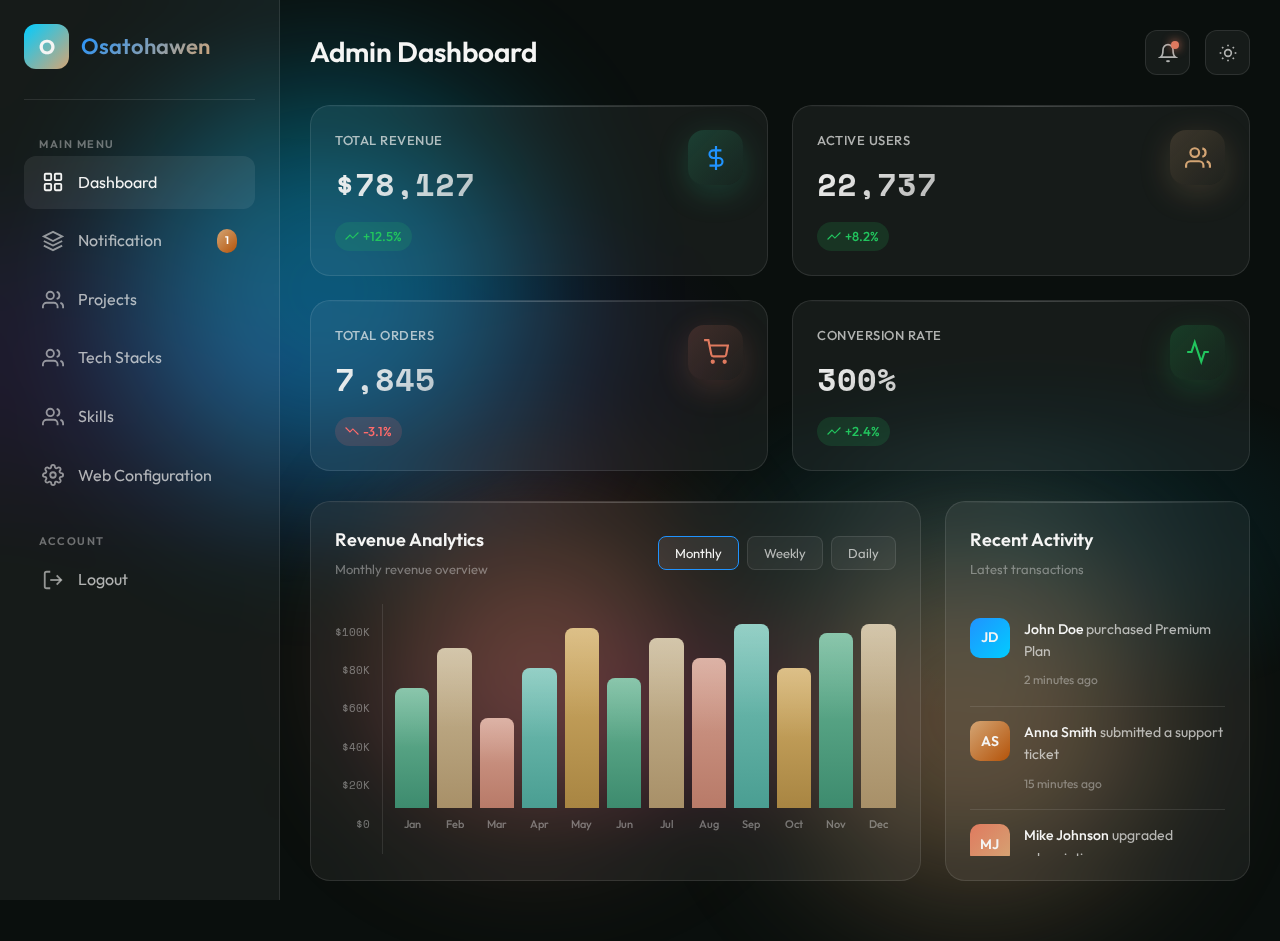
<file: admin/index.html>
<!DOCTYPE html>
<html lang="en">
<head>
    <meta charset="UTF-8">
    <meta name="viewport" content="width=device-width, initial-scale=1.0">
    <link rel="preconnect" href="https://fonts.googleapis.com">
    <link rel="preconnect" href="https://fonts.gstatic.com" crossorigin>
    <link href="https://fonts.googleapis.com/css2?family=Outfit:wght@300;400;500;600;700&family=Space+Mono:wght@400;700&display=swap" rel="stylesheet">
    
    <link rel="stylesheet" href="admin-css/style.css">

    <link rel="shortcut icon" href="../images/homepage-image-folder/1765198114796.png" type="image/x-icon">
    
    <title>Osatohawen | Admin Panel</title>
</head>
<body>
    <!-- Animated Background -->
    <div class="background"></div>
    <div class="orb orb-1"></div>
    <div class="orb orb-2"></div>
    <div class="orb orb-3"></div>

    <div class="dashboard">
        <!-- Sidebar -->
        <aside class="sidebar" id="sidebar">
            <div class="sidebar-header">
                <div class="logo">O</div>
                <span class="logo-text">Osatohawen</span>
            </div>

            <ul class="nav-menu">
                <li class="nav-section">
                    <span class="nav-section-title">Main Menu</span>
                    <ul>
                        <li class="nav-item">
                            <a href="index.html" class="nav-link active">
                                <svg class="nav-icon" viewBox="0 0 24 24" fill="none" stroke="currentColor" stroke-width="2">
                                    <rect x="3" y="3" width="7" height="7" rx="1"/>
                                    <rect x="14" y="3" width="7" height="7" rx="1"/>
                                    <rect x="3" y="14" width="7" height="7" rx="1"/>
                                    <rect x="14" y="14" width="7" height="7" rx="1"/>
                                </svg>
                                Dashboard
                            </a>
                        </li>
                        <li class="nav-item">
                            <a href="notification.html" class="nav-link">
                                <svg class="nav-icon" viewBox="0 0 24 24" fill="none" stroke="currentColor" stroke-width="2">
                                    <path d="M12 2L2 7l10 5 10-5-10-5z"/>
                                    <path d="M2 17l10 5 10-5"/>
                                    <path d="M2 12l10 5 10-5"/>
                                </svg>
                                Notification
                                <span class="nav-badge">1</span>
                            </a>
                        </li>
                        <li class="nav-item">
                            <a href="project.html" class="nav-link">
                                <svg class="nav-icon" viewBox="0 0 24 24" fill="none" stroke="currentColor" stroke-width="2">
                                    <path d="M17 21v-2a4 4 0 0 0-4-4H5a4 4 0 0 0-4 4v2"/>
                                    <circle cx="9" cy="7" r="4"/>
                                    <path d="M23 21v-2a4 4 0 0 0-3-3.87"/>
                                    <path d="M16 3.13a4 4 0 0 1 0 7.75"/>
                                </svg>
                                Projects
                            </a>
                        </li>
                        <li class="nav-item">
                            <a href="tech-stack.html" class="nav-link">
                                <svg class="nav-icon" viewBox="0 0 24 24" fill="none" stroke="currentColor" stroke-width="2">
                                    <path d="M17 21v-2a4 4 0 0 0-4-4H5a4 4 0 0 0-4 4v2"/>
                                    <circle cx="9" cy="7" r="4"/>
                                    <path d="M23 21v-2a4 4 0 0 0-3-3.87"/>
                                    <path d="M16 3.13a4 4 0 0 1 0 7.75"/>
                                </svg>
                                Tech Stacks
                            </a>
                        </li>
                        <li class="nav-item">
                            <a href="skills.html" class="nav-link">
                                <svg class="nav-icon" viewBox="0 0 24 24" fill="none" stroke="currentColor" stroke-width="2">
                                    <path d="M17 21v-2a4 4 0 0 0-4-4H5a4 4 0 0 0-4 4v2"/>
                                    <circle cx="9" cy="7" r="4"/>
                                    <path d="M23 21v-2a4 4 0 0 0-3-3.87"/>
                                    <path d="M16 3.13a4 4 0 0 1 0 7.75"/>
                                </svg>
                                Skills
                            </a>
                        </li>
                        <li class="nav-item">
                            <a href="web-configuration.html" class="nav-link">
                                <svg class="nav-icon" viewBox="0 0 24 24" fill="none" stroke="currentColor" stroke-width="2">
                                    <circle cx="12" cy="12" r="3"/>
                                    <path d="M19.4 15a1.65 1.65 0 0 0 .33 1.82l.06.06a2 2 0 0 1 0 2.83 2 2 0 0 1-2.83 0l-.06-.06a1.65 1.65 0 0 0-1.82-.33 1.65 1.65 0 0 0-1 1.51V21a2 2 0 0 1-2 2 2 2 0 0 1-2-2v-.09A1.65 1.65 0 0 0 9 19.4a1.65 1.65 0 0 0-1.82.33l-.06.06a2 2 0 0 1-2.83 0 2 2 0 0 1 0-2.83l.06-.06a1.65 1.65 0 0 0 .33-1.82 1.65 1.65 0 0 0-1.51-1H3a2 2 0 0 1-2-2 2 2 0 0 1 2-2h.09A1.65 1.65 0 0 0 4.6 9a1.65 1.65 0 0 0-.33-1.82l-.06-.06a2 2 0 0 1 0-2.83 2 2 0 0 1 2.83 0l.06.06a1.65 1.65 0 0 0 1.82.33H9a1.65 1.65 0 0 0 1-1.51V3a2 2 0 0 1 2-2 2 2 0 0 1 2 2v.09a1.65 1.65 0 0 0 1 1.51 1.65 1.65 0 0 0 1.82-.33l.06-.06a2 2 0 0 1 2.83 0 2 2 0 0 1 0 2.83l-.06.06a1.65 1.65 0 0 0-.33 1.82V9a1.65 1.65 0 0 0 1.51 1H21a2 2 0 0 1 2 2 2 2 0 0 1-2 2h-.09a1.65 1.65 0 0 0-1.51 1z"/>
                                </svg>
                                Web Configuration
                            </a>
                        </li>
                    </ul>
                </li>

                <li class="nav-section">
                    <span class="nav-section-title">Account</span>
                    <ul>
                        <li class="nav-item">
                            <a href="login.html" class="nav-link">
                                <svg class="nav-icon" viewBox="0 0 24 24" fill="none" stroke="currentColor" stroke-width="2">
                                    <path d="M9 21H5a2 2 0 0 1-2-2V5a2 2 0 0 1 2-2h4"/>
                                    <polyline points="16 17 21 12 16 7"/>
                                    <line x1="21" y1="12" x2="9" y2="12"/>
                                </svg>
                                Logout
                            </a>
                        </li>
                    </ul>
                </li>
            </ul>
        </aside>

        <!-- Main Content -->
        <main class="main-content">
            <!-- Top Navbar -->
            <nav class="navbar" style="display: flex; flex-direction: row-reverse;">
                <div class="navbar-right">
                    <button class="nav-btn">
                        <svg viewBox="0 0 24 24" fill="none" stroke="currentColor" stroke-width="2">
                            <path d="M18 8A6 6 0 0 0 6 8c0 7-3 9-3 9h18s-3-2-3-9"/>
                            <path d="M13.73 21a2 2 0 0 1-3.46 0"/>
                        </svg>
                        <span class="notification-dot"></span>
                    </button>
                    <button class="nav-btn" id="theme-toggle" title="Toggle Light/Dark Mode">
                        <svg class="icon-sun" viewBox="0 0 24 24" fill="none" stroke="currentColor" stroke-width="2">
                            <circle cx="12" cy="12" r="4"/>
                            <path d="M12 2v2"/><path d="M12 20v2"/>
                            <path d="M4.93 4.93l1.41 1.41"/><path d="M17.66 17.66l1.41 1.41"/>
                            <path d="M2 12h2"/><path d="M20 12h2"/>
                            <path d="M6.34 17.66l-1.41 1.41"/><path d="M19.07 4.93l-1.41 1.41"/>
                        </svg>
                        <svg class="icon-moon" viewBox="0 0 24 24" fill="none" stroke="currentColor" stroke-width="2" style="display: none;">
                            <path d="M21 12.79A9 9 0 1 1 11.21 3 7 7 0 0 0 21 12.79z"/>
                        </svg>
                    </button>
                </div>
                <h1 class="page-title">Admin Dashboard</h1>
            </nav>

            <!-- Stats Cards -->
            <section class="stats-grid">
                <div class="glass-card stat-card">
                    <div class="stat-card-inner">
                        <div class="stat-info">
                            <h3>Total Revenue</h3>
                            <div class="stat-value">$84,254</div>
                            <span class="stat-change positive">
                                <svg width="14" height="14" viewBox="0 0 24 24" fill="none" stroke="currentColor" stroke-width="2"><polyline points="23 6 13.5 15.5 8.5 10.5 1 18"/></svg>
                                +12.5%
                            </span>
                        </div>
                        <div class="stat-icon cyan">
                            <svg viewBox="0 0 24 24" fill="none" stroke="var(--emerald-light)" stroke-width="2">
                                <line x1="12" y1="1" x2="12" y2="23"/><path d="M17 5H9.5a3.5 3.5 0 0 0 0 7h5a3.5 3.5 0 0 1 0 7H6"/>
                            </svg>
                        </div>
                    </div>
                </div>

                <div class="glass-card stat-card">
                    <div class="stat-card-inner">
                        <div class="stat-info">
                            <h3>Active Users</h3>
                            <div class="stat-value">24,521</div>
                            <span class="stat-change positive">
                                <svg width="14" height="14" viewBox="0 0 24 24" fill="none" stroke="currentColor" stroke-width="2"><polyline points="23 6 13.5 15.5 8.5 10.5 1 18"/></svg>
                                +8.2%
                            </span>
                        </div>
                        <div class="stat-icon magenta">
                            <svg viewBox="0 0 24 24" fill="none" stroke="var(--gold)" stroke-width="2">
                                <path d="M17 21v-2a4 4 0 0 0-4-4H5a4 4 0 0 0-4 4v2"/><circle cx="9" cy="7" r="4"/>
                                <path d="M23 21v-2a4 4 0 0 0-3-3.87"/><path d="M16 3.13a4 4 0 0 1 0 7.75"/>
                            </svg>
                        </div>
                    </div>
                </div>

                <div class="glass-card stat-card">
                    <div class="stat-card-inner">
                        <div class="stat-info">
                            <h3>Total Orders</h3>
                            <div class="stat-value">8,461</div>
                            <span class="stat-change negative">
                                <svg width="14" height="14" viewBox="0 0 24 24" fill="none" stroke="currentColor" stroke-width="2"><polyline points="23 18 13.5 8.5 8.5 13.5 1 6"/></svg>
                                -3.1%
                            </span>
                        </div>
                        <div class="stat-icon purple">
                            <svg viewBox="0 0 24 24" fill="none" stroke="var(--coral)" stroke-width="2">
                                <circle cx="9" cy="21" r="1"/><circle cx="20" cy="21" r="1"/>
                                <path d="M1 1h4l2.68 13.39a2 2 0 0 0 2 1.61h9.72a2 2 0 0 0 2-1.61L23 6H6"/>
                            </svg>
                        </div>
                    </div>
                </div>

                <div class="glass-card stat-card">
                    <div class="stat-card-inner">
                        <div class="stat-info">
                            <h3>Conversion Rate</h3>
                            <div class="stat-value">3.24%</div>
                            <span class="stat-change positive">
                                <svg width="14" height="14" viewBox="0 0 24 24" fill="none" stroke="currentColor" stroke-width="2"><polyline points="23 6 13.5 15.5 8.5 10.5 1 18"/></svg>
                                +2.4%
                            </span>
                        </div>
                        <div class="stat-icon success">
                            <svg viewBox="0 0 24 24" fill="none" stroke="var(--success)" stroke-width="2">
                                <polyline points="22 12 18 12 15 21 9 3 6 12 2 12"/>
                            </svg>
                        </div>
                    </div>
                </div>
            </section>

            <!-- Content Grid -->
            <section class="content-grid">
                <!-- Chart Card -->
                <div class="glass-card chart-card">
                    <div class="card-header">
                        <div>
                            <h2 class="card-title">Revenue Analytics</h2>
                            <p class="card-subtitle">Monthly revenue overview</p>
                        </div>
                        <div class="card-actions">
                            <button class="card-btn active">Monthly</button>
                            <button class="card-btn">Weekly</button>
                            <button class="card-btn">Daily</button>
                        </div>
                    </div>
                    <div class="chart-wrapper">
                        <div class="chart-container">
                            <div class="chart-y-axis">
                                <span class="y-value">$100K</span>
                                <span class="y-value">$80K</span>
                                <span class="y-value">$60K</span>
                                <span class="y-value">$40K</span>
                                <span class="y-value">$20K</span>
                                <span class="y-value">$0</span>
                            </div>
                            <div class="chart-placeholder">
                                <div class="chart-bar-group"><div class="chart-bar bar-emerald" style="height: 120px;"></div><span class="chart-label">Jan</span></div>
                                <div class="chart-bar-group"><div class="chart-bar bar-gold" style="height: 160px;"></div><span class="chart-label">Feb</span></div>
                                <div class="chart-bar-group"><div class="chart-bar bar-coral" style="height: 90px;"></div><span class="chart-label">Mar</span></div>
                                <div class="chart-bar-group"><div class="chart-bar bar-teal" style="height: 140px;"></div><span class="chart-label">Apr</span></div>
                                <div class="chart-bar-group"><div class="chart-bar bar-amber" style="height: 180px;"></div><span class="chart-label">May</span></div>
                                <div class="chart-bar-group"><div class="chart-bar bar-emerald" style="height: 130px;"></div><span class="chart-label">Jun</span></div>
                                <div class="chart-bar-group"><div class="chart-bar bar-gold" style="height: 170px;"></div><span class="chart-label">Jul</span></div>
                                <div class="chart-bar-group"><div class="chart-bar bar-coral" style="height: 150px;"></div><span class="chart-label">Aug</span></div>
                                <div class="chart-bar-group"><div class="chart-bar bar-teal" style="height: 190px;"></div><span class="chart-label">Sep</span></div>
                                <div class="chart-bar-group"><div class="chart-bar bar-amber" style="height: 140px;"></div><span class="chart-label">Oct</span></div>
                                <div class="chart-bar-group"><div class="chart-bar bar-emerald" style="height: 175px;"></div><span class="chart-label">Nov</span></div>
                                <div class="chart-bar-group"><div class="chart-bar bar-gold" style="height: 200px;"></div><span class="chart-label">Dec</span></div>
                            </div>
                        </div>
                    </div>
                </div>

                <!-- Activity Feed -->
                <div class="glass-card activity-card">
                    <div class="card-header">
                        <div>
                            <h2 class="card-title">Recent Activity</h2>
                            <p class="card-subtitle">Latest transactions</p>
                        </div>
                    </div>
                    <div class="activity-list">
                        <div class="activity-item">
                            <div class="activity-avatar" style="background: linear-gradient(135deg, var(--emerald-light), var(--emerald));">JD</div>
                            <div class="activity-content">
                                <p class="activity-text"><strong>John Doe</strong> purchased Premium Plan</p>
                                <span class="activity-time">2 minutes ago</span>
                            </div>
                        </div>
                        <div class="activity-item">
                            <div class="activity-avatar" style="background: linear-gradient(135deg, var(--gold), var(--amber));">AS</div>
                            <div class="activity-content">
                                <p class="activity-text"><strong>Anna Smith</strong> submitted a support ticket</p>
                                <span class="activity-time">15 minutes ago</span>
                            </div>
                        </div>
                        <div class="activity-item">
                            <div class="activity-avatar" style="background: linear-gradient(135deg, var(--coral), var(--gold));">MJ</div>
                            <div class="activity-content">
                                <p class="activity-text"><strong>Mike Johnson</strong> upgraded subscription</p>
                                <span class="activity-time">1 hour ago</span>
                            </div>
                        </div>
                        <div class="activity-item">
                            <div class="activity-avatar" style="background: linear-gradient(135deg, var(--success), var(--emerald));">EW</div>
                            <div class="activity-content">
                                <p class="activity-text"><strong>Emily White</strong> completed onboarding</p>
                                <span class="activity-time">2 hours ago</span>
                            </div>
                        </div>
                        <div class="activity-item">
                            <div class="activity-avatar" style="background: linear-gradient(135deg, var(--warning), var(--gold));">RB</div>
                            <div class="activity-content">
                                <p class="activity-text"><strong>Robert Brown</strong> requested refund</p>
                                <span class="activity-time">3 hours ago</span>
                            </div>
                        </div>
                    </div>
                </div>
            </section>
        </main>
    </div>

    <!-- Mobile Menu Toggle -->
    <button class="mobile-menu-toggle">
        <svg viewBox="0 0 24 24" fill="none" stroke="currentColor" stroke-width="2">
            <line x1="3" y1="12" x2="21" y2="12"/><line x1="3" y1="6" x2="21" y2="6"/><line x1="3" y1="18" x2="21" y2="18"/>
        </svg>
    </button>

    <script src="admin-javascript/script.js"></script>
</body>
</html>
</file>
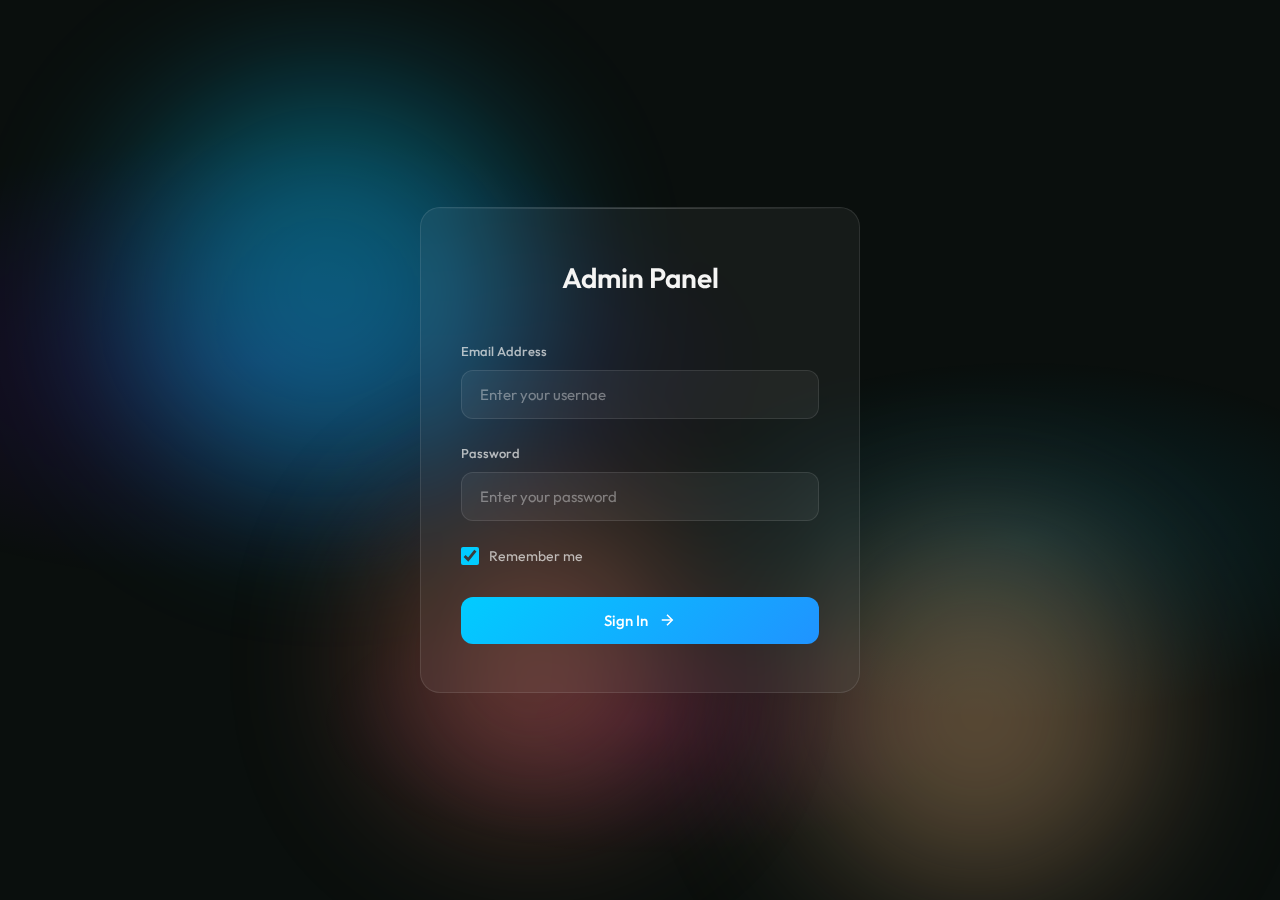
<file: admin/login.html>
<!DOCTYPE html>
<html lang="en">
<head>
    <meta charset="UTF-8">
    <meta name="viewport" content="width=device-width, initial-scale=1.0">
    
    <link rel="preconnect" href="https://fonts.googleapis.com">
    <link rel="preconnect" href="https://fonts.gstatic.com" crossorigin>
    <link href="https://fonts.googleapis.com/css2?family=Outfit:wght@300;400;500;600;700&family=Space+Mono:wght@400;700&display=swap" rel="stylesheet">

    <link rel="stylesheet" href="admin-css/style.css">

    <link rel="shortcut icon" href="../images/homepage-image-folder/1765198114796.png" type="image/x-icon">
    
    <title>Osatohawen | Admin Login</title>
</head>
<body>
    <!-- Animated Background -->
    <div class="background"></div>
    <div class="orb orb-1"></div>
    <div class="orb orb-2"></div>
    <div class="orb orb-3"></div>

    <div class="login-page">
        <div class="login-container">
            <div class="login-card">
                <div class="login-header">
                    <h2 class="login-title">Admin Panel</h2>
                </div>

                <form >
                    <div class="form-group">
                        <label class="form-label" for="email">Email Address</label>
                        <input type="text" id="email" class="form-input" placeholder="Enter your usernae" required autocomplete="off">
                    </div>

                    <div class="form-group">
                        <label class="form-label" for="password">Password</label>
                        <input type="password" id="password" class="form-input" placeholder="Enter your password" required>
                    </div>

                    <div class="form-row">
                        <label class="checkbox-label">
                            <input type="checkbox" checked>
                            Remember me
                        </label>
                    </div>

                    <button type="submit" class="btn btn-primary">
                        Sign In
                        <svg width="18" height="18" viewBox="0 0 24 24" fill="none" stroke="currentColor" stroke-width="2">
                            <line x1="5" y1="12" x2="19" y2="12"/>
                            <polyline points="12 5 19 12 12 19"/>
                        </svg>
                    </button>
                </form>
            </div>
        </div>

    </div>

    <script src="admin-javascript/script.js"></script>
    
</body>
</html>
</file>
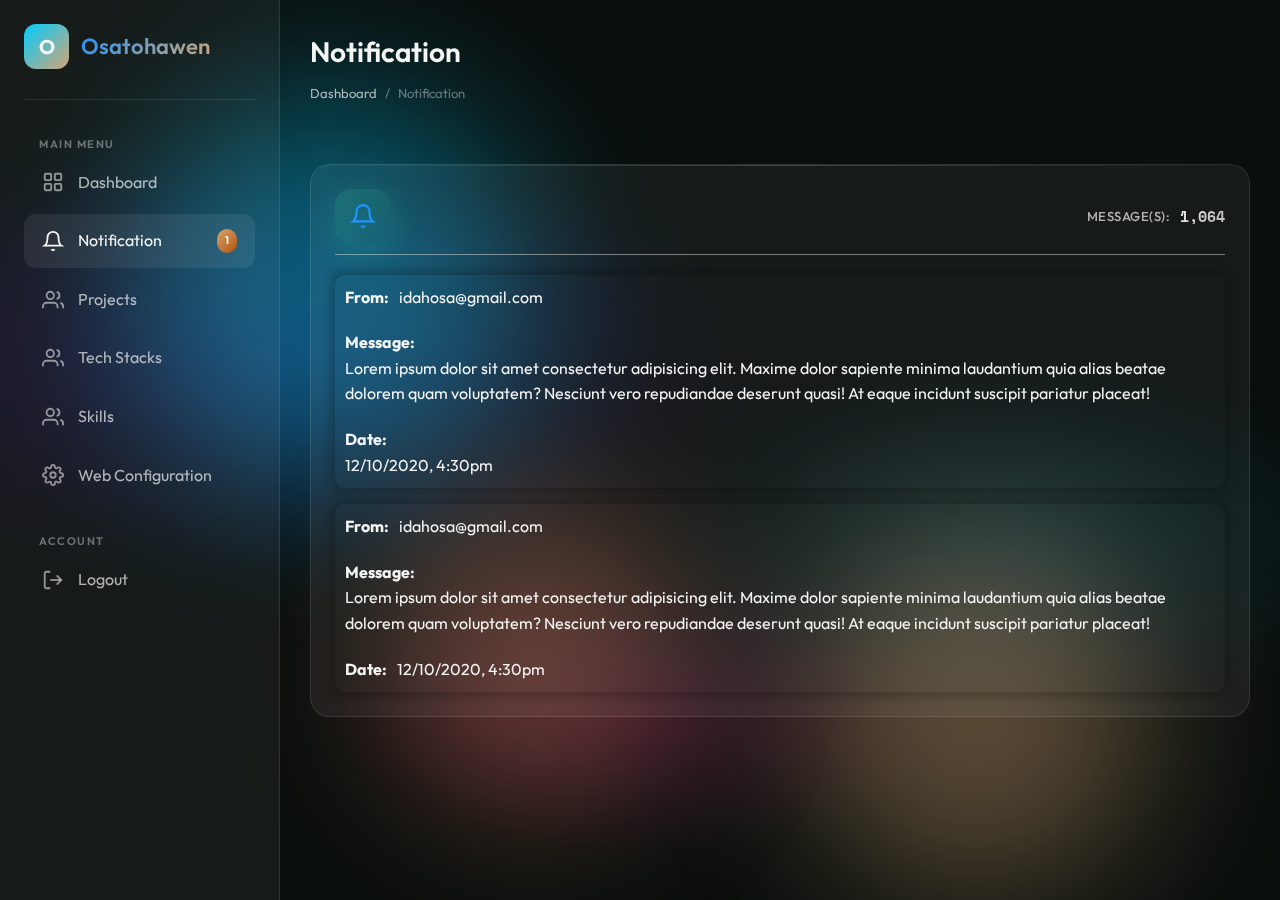
<file: admin/notification.html>
<!DOCTYPE html>
<html lang="en">
<head>
    <meta charset="UTF-8">
    <meta name="viewport" content="width=device-width, initial-scale=1.0">
    <link rel="preconnect" href="https://fonts.googleapis.com">
    <link rel="preconnect" href="https://fonts.gstatic.com" crossorigin>
    <link href="https://fonts.googleapis.com/css2?family=Outfit:wght@300;400;500;600;700&family=Space+Mono:wght@400;700&display=swap" rel="stylesheet">
    
    <link rel="stylesheet" href="admin-css/style.css">
    <link rel="stylesheet" href="admin-css/custom-css.css">

    <link rel="shortcut icon" href="../images/homepage-image-folder/1765198114796.png" type="image/x-icon">
    
    <title>Osatohawen | Admin Panel</title>
</head>
<body>
    <!-- Animated Background -->
    <div class="background"></div>
    <div class="orb orb-1"></div>
    <div class="orb orb-2"></div>
    <div class="orb orb-3"></div>

    <div class="dashboard">
        <!-- Sidebar -->
        <aside class="sidebar" id="sidebar">
            <div class="sidebar-header">
                <div class="logo">O</div>
                <span class="logo-text">Osatohawen</span>
            </div>

            <ul class="nav-menu">
                <li class="nav-section">
                    <span class="nav-section-title">Main Menu</span>
                    <ul>
                        <li class="nav-item">
                            <a href="index.html" class="nav-link">
                                <svg class="nav-icon" viewBox="0 0 24 24" fill="none" stroke="currentColor" stroke-width="2">
                                    <rect x="3" y="3" width="7" height="7" rx="1"/>
                                    <rect x="14" y="3" width="7" height="7" rx="1"/>
                                    <rect x="3" y="14" width="7" height="7" rx="1"/>
                                    <rect x="14" y="14" width="7" height="7" rx="1"/>
                                </svg>
                                Dashboard
                            </a>
                        </li>
                        <li class="nav-item">
                            <a href="notification.html" class="nav-link active">
                                <svg class="nav-icon" viewBox="0 0 24 24" fill="none" stroke="currentColor" stroke-width="2">
                                    <path d="M18 8A6 6 0 0 0 6 8c0 7-3 9-3 9h18s-3-2-3-9"/>
                                    <path d="M13.73 21a2 2 0 0 1-3.46 0"/>
                                </svg>
                                Notification
                                <span class="nav-badge">1</span>
                            </a>
                        </li>
                        <li class="nav-item">
                            <a href="project.html" class="nav-link">
                                <svg class="nav-icon" viewBox="0 0 24 24" fill="none" stroke="currentColor" stroke-width="2">
                                    <path d="M17 21v-2a4 4 0 0 0-4-4H5a4 4 0 0 0-4 4v2"/>
                                    <circle cx="9" cy="7" r="4"/>
                                    <path d="M23 21v-2a4 4 0 0 0-3-3.87"/>
                                    <path d="M16 3.13a4 4 0 0 1 0 7.75"/>
                                </svg>
                                Projects
                            </a>
                        </li>
                        <li class="nav-item">
                            <a href="tech-stack.html" class="nav-link">
                                <svg class="nav-icon" viewBox="0 0 24 24" fill="none" stroke="currentColor" stroke-width="2">
                                    <path d="M17 21v-2a4 4 0 0 0-4-4H5a4 4 0 0 0-4 4v2"/>
                                    <circle cx="9" cy="7" r="4"/>
                                    <path d="M23 21v-2a4 4 0 0 0-3-3.87"/>
                                    <path d="M16 3.13a4 4 0 0 1 0 7.75"/>
                                </svg>
                                Tech Stacks
                            </a>
                        </li>
                        <li class="nav-item">
                            <a href="skills.html" class="nav-link">
                                <svg class="nav-icon" viewBox="0 0 24 24" fill="none" stroke="currentColor" stroke-width="2">
                                    <path d="M17 21v-2a4 4 0 0 0-4-4H5a4 4 0 0 0-4 4v2"/>
                                    <circle cx="9" cy="7" r="4"/>
                                    <path d="M23 21v-2a4 4 0 0 0-3-3.87"/>
                                    <path d="M16 3.13a4 4 0 0 1 0 7.75"/>
                                </svg>
                                Skills
                            </a>
                        </li>
                        <li class="nav-item">
                            <a href="web-configuration.html" class="nav-link">
                                <svg class="nav-icon" viewBox="0 0 24 24" fill="none" stroke="currentColor" stroke-width="2">
                                    <circle cx="12" cy="12" r="3"/>
                                    <path d="M19.4 15a1.65 1.65 0 0 0 .33 1.82l.06.06a2 2 0 0 1 0 2.83 2 2 0 0 1-2.83 0l-.06-.06a1.65 1.65 0 0 0-1.82-.33 1.65 1.65 0 0 0-1 1.51V21a2 2 0 0 1-2 2 2 2 0 0 1-2-2v-.09A1.65 1.65 0 0 0 9 19.4a1.65 1.65 0 0 0-1.82.33l-.06.06a2 2 0 0 1-2.83 0 2 2 0 0 1 0-2.83l.06-.06a1.65 1.65 0 0 0 .33-1.82 1.65 1.65 0 0 0-1.51-1H3a2 2 0 0 1-2-2 2 2 0 0 1 2-2h.09A1.65 1.65 0 0 0 4.6 9a1.65 1.65 0 0 0-.33-1.82l-.06-.06a2 2 0 0 1 0-2.83 2 2 0 0 1 2.83 0l.06.06a1.65 1.65 0 0 0 1.82.33H9a1.65 1.65 0 0 0 1-1.51V3a2 2 0 0 1 2-2 2 2 0 0 1 2 2v.09a1.65 1.65 0 0 0 1 1.51 1.65 1.65 0 0 0 1.82-.33l.06-.06a2 2 0 0 1 2.83 0 2 2 0 0 1 0 2.83l-.06.06a1.65 1.65 0 0 0-.33 1.82V9a1.65 1.65 0 0 0 1.51 1H21a2 2 0 0 1 2 2 2 2 0 0 1-2 2h-.09a1.65 1.65 0 0 0-1.51 1z"/>
                                </svg>
                                Web Configuration
                            </a>
                        </li>
                    </ul>
                </li>

                <li class="nav-section">
                    <span class="nav-section-title">Account</span>
                    <ul>
                        <li class="nav-item">
                            <a href="login.html" class="nav-link">
                                <svg class="nav-icon" viewBox="0 0 24 24" fill="none" stroke="currentColor" stroke-width="2">
                                    <path d="M9 21H5a2 2 0 0 1-2-2V5a2 2 0 0 1 2-2h4"/>
                                    <polyline points="16 17 21 12 16 7"/>
                                    <line x1="21" y1="12" x2="9" y2="12"/>
                                </svg>
                                Logout
                            </a>
                        </li>
                    </ul>
                </li>
            </ul>
        </aside>

        <!-- Main Content -->
        <main class="main-content">
            <!-- Top Navbar -->
            <nav class="navbar">
                <div class="page-header">
                    <h1 class="page-title">Notification</h1>
                    <div class="page-breadcrumb">
                        <a href="index.html">Dashboard</a>
                        <span>/</span>
                        <span>Notification</span>
                    </div>
                </div>
               
            </nav>

            <!-- Notification Cards -->
            <section style="width: 100%;">
                <div class="glass-card stat-card">
                    <div class="message-count">
                        <div class="stat-icon cyan">
                            <svg viewBox="0 0 24 24" fill="none" stroke="var(--emerald-light)" stroke-width="2">
                                <path d="M18 8A6 6 0 0 0 6 8c0 7-3 9-3 9h18s-3-2-3-9"/>
                                <path d="M13.73 21a2 2 0 0 1-3.46 0"/>
                            </svg>
                        </div>

                        <div class="stat-info">
                            <h3>Message(s):</h3>
                            <small class="stat-value">1,284</small>    
                        </div>
                       
                    </div>

                    <div class="notification-container">

                        <div class="message">
                            <div class="message-head">
                                <b>From:</b>
                                <p>idahosa@gmail.com</p>
                            </div>
                            <div class="message-body">
                                <b>Message:</b>
                                <p>Lorem ipsum dolor sit amet consectetur adipisicing elit. Maxime dolor sapiente minima laudantium quia alias beatae dolorem quam voluptatem? Nesciunt vero repudiandae deserunt quasi! At eaque incidunt suscipit pariatur placeat!</p>
                            </div>
                            <div class="message-action">
                                <div class="message-date">
                                    <b>Date:</b>
                                    <p>12/10/2020, 4:30pm</p>
                                </div>
                            </div>
                        </div>
    
                        <div class="message" style="display: flex; flex-direction: column; row-gap: 20px; box-shadow: 0px 0px 10px 5px rgba(0, 0, 0, 0.202); padding: 10px 10px; border-radius: 10px;">
                            <div class="message-head" style="display: flex; column-gap: 10px;">
                                <b>From:</b>
                                <p>idahosa@gmail.com</p>
                            </div>
                            <div class="message-body">
                                <b>Message:</b>
                                <p>Lorem ipsum dolor sit amet consectetur adipisicing elit. Maxime dolor sapiente minima laudantium quia alias beatae dolorem quam voluptatem? Nesciunt vero repudiandae deserunt quasi! At eaque incidunt suscipit pariatur placeat!</p>
                            </div>
                            <div class="message-action">
                                <div class="message-date" style="display: flex; column-gap: 10px;">
                                    <b>Date:</b>
                                    <p>12/10/2020, 4:30pm</p>
                                </div>
                            </div>
                        </div>
                    </div>
                </div>

                
            </section>
        </main>
    </div>

    <!-- Mobile Menu Toggle -->
    <button class="mobile-menu-toggle">
        <svg viewBox="0 0 24 24" fill="none" stroke="currentColor" stroke-width="2">
            <line x1="3" y1="12" x2="21" y2="12"/><line x1="3" y1="6" x2="21" y2="6"/><line x1="3" y1="18" x2="21" y2="18"/>
        </svg>
    </button>

    <script src="admin-javascript/script.js"></script>
</body>
</html>
</file>
<file: admin/admin-css/style.css>
/* ============================================
   CSS CUSTOM PROPERTIES
============================================ */
:root {
    /* Primary Colors - Emerald & Gold Luxury */
    --emerald: #01ccff;
    --emerald-light: #2093ff;
    --gold: #d4a574;
    --gold-light: #e8c9a0;
    --amber: #b45309;
    --cream: #fef3e2;
    --alert-success: rgba(0, 128, 0, 0.193);
    --alert-success-text: rgb(0, 104, 0);
    --alert-success-border: 1.3px solid rgb(0, 88, 0);
    --alert-failed: rgba(159, 0, 0, 0.27);
    --alert-failed-text:rgb(159, 0, 0);
    --alert-failed-border: 1.3px solid rgb(159, 0, 0);
    
    /* Accent Colors */
    --coral: #e07a5f;
    --slate: #475569;
    
    /* Glass Colors */
    --glass-bg: rgba(255, 255, 255, 0.05);
    --glass-border: rgba(255, 255, 255, 0.1);
    --glass-shadow: rgba(0, 0, 0, 0.3);
    --glass-hover: rgba(255, 255, 255, 0.08);
    
    /* Background - Deep Forest */
    --bg-dark: #0a0f0d;
    /* --bg-gradient-1: #0d1a14;
    --bg-gradient-2: #132419;
    --bg-gradient-3: #1a2e23; */
    
    /* Text */
    --text-primary: #f5f5f4;
    --text-secondary: rgba(245, 245, 244, 0.7);
    --text-muted: rgba(245, 245, 244, 0.4);
    
    /* Status Colors */
    --success: #22c55e;
    --warning: #eab308;
    --danger: #dc2626;
    --info: #0ea5e9;
    
    /* Spacing */
    --sidebar-width: 280px;
    --navbar-height: 70px;
    --border-radius: 20px;
    --card-padding: 24px;
    
    /* Transitions */
    --transition-fast: 0.2s ease;
    --transition-normal: 0.3s ease;
    --transition-slow: 0.5s ease;
}

/* Light Mode */
[data-theme="light"] {
    /* Glass Colors - Light */
    --glass-bg: rgba(255, 255, 255, 0.6);
    --glass-border: rgba(0, 0, 0, 0.1);
    --glass-shadow: rgba(0, 0, 0, 0.1);
    --glass-hover: rgba(255, 255, 255, 0.8);
    
    /* Background - Light */
    --bg-dark: #f5f5f0;
    --bg-gradient-1: #e8f5e9;
    --bg-gradient-2: #f1f8e9;
    --bg-gradient-3: #fefefe;
    
    /* Text - Light */
    --text-primary: #1a1a1a;
    --text-secondary: rgba(26, 26, 26, 0.7);
    --text-muted: rgba(26, 26, 26, 0.5);
}

[data-theme="light"] .orb {
    opacity: 0.15;
}

[data-theme="light"] .glass-card::before {
    background: linear-gradient(90deg, transparent, rgba(0,0,0,0.05), transparent);
}

[data-theme="light"] .stat-value {
    background: linear-gradient(135deg, var(--text-primary), var(--text-secondary));
    -webkit-background-clip: text;
    background-clip: text;
}

[data-theme="light"] .table-wrapper::-webkit-scrollbar-track {
    background: rgba(0, 0, 0, 0.05);
}

[data-theme="light"] .chart-wrapper::-webkit-scrollbar-track {
    background: rgba(0, 0, 0, 0.05);
}

[data-theme="light"] .activity-list::-webkit-scrollbar-thumb {
    background: var(--glass-border);
}

/* ============================================
   RESET & BASE STYLES
============================================ */
*, *::before, *::after {
    margin: 0;
    padding: 0;
    box-sizing: border-box;
}

html {
    scroll-behavior: smooth;
}

body {
    font-family: 'Outfit', sans-serif;
    background: var(--bg-dark);
    color: var(--text-primary);
    min-height: 100vh;
    overflow-x: hidden;
    line-height: 1.6;
}

a {
    text-decoration: none;
    color: inherit;
}

/* ============================================
   ANIMATED BACKGROUND
============================================ */
.background {
    position: fixed;
    top: 0;
    left: 0;
    width: 100%;
    height: 100%;
    z-index: -2;
    background: linear-gradient(135deg, var(--bg-gradient-1) 0%, var(--bg-gradient-2) 50%, var(--bg-gradient-3) 100%);
}

.background::before {
    content: '';
    position: absolute;
    top: 0;
    left: 0;
    width: 100%;
    height: 100%;
    background: 
        radial-gradient(ellipse 80% 50% at 20% 40%, rgba(120, 0, 255, 0.15) 0%, transparent 50%),
        radial-gradient(ellipse 60% 40% at 80% 60%, rgba(0, 200, 255, 0.12) 0%, transparent 50%),
        radial-gradient(ellipse 50% 30% at 50% 80%, rgba(255, 0, 200, 0.1) 0%, transparent 50%);
}

/* Floating Orbs */
.orb {
    position: fixed;
    border-radius: 50%;
    filter: blur(80px);
    opacity: 0.4;
    z-index: -1;
    animation: float 20s ease-in-out infinite;
}

.orb-1 {
    width: 400px;
    height: 400px;
    background: var(--emerald);
    top: 10%;
    left: 10%;
    animation-delay: 0s;
}

.orb-2 {
    width: 350px;
    height: 350px;
    background: var(--gold);
    top: 60%;
    right: 10%;
    animation-delay: -5s;
}

.orb-3 {
    width: 300px;
    height: 300px;
    background: var(--coral);
    bottom: 10%;
    left: 30%;
    animation-delay: -10s;
}

@keyframes float {
    0%, 100% { transform: translate(0, 0) scale(1); }
    25% { transform: translate(30px, -30px) scale(1.05); }
    50% { transform: translate(-20px, 20px) scale(0.95); }
    75% { transform: translate(20px, 10px) scale(1.02); }
}

/* ============================================
   LAYOUT STRUCTURE
============================================ */
.dashboard {
    display: flex;
    min-height: 100vh;
}

/* ============================================
   SIDEBAR
============================================ */
.sidebar {
    position: fixed;
    left: 0;
    top: 0;
    width: var(--sidebar-width);
    height: 100vh;
    background: var(--glass-bg);
    backdrop-filter: blur(20px);
    -webkit-backdrop-filter: blur(20px);
    border-right: 1px solid var(--glass-border);
    padding: 24px;
    z-index: 100;
    transition: all var(--transition-normal);
    overflow-y: auto;
}

/* Custom Scrollbar for Sidebar */
.sidebar::-webkit-scrollbar {
    width: 6px;
}

.sidebar::-webkit-scrollbar-track {
    background: transparent;
}

.sidebar::-webkit-scrollbar-thumb {
    background: var(--glass-border);
    border-radius: 3px;
}

.sidebar::-webkit-scrollbar-thumb:hover {
    background: var(--emerald-light);
}

.sidebar-header {
    display: flex;
    align-items: center;
    gap: 12px;
    padding-bottom: 30px;
    border-bottom: 1px solid var(--glass-border);
    margin-bottom: 30px;
}

.logo {
    width: 45px;
    height: 45px;
    background: linear-gradient(135deg, var(--emerald), var(--gold));
    border-radius: 12px;
    display: flex;
    align-items: center;
    justify-content: center;
    font-weight: 700;
    font-size: 20px;
}

.logo-text {
    font-size: 22px;
    font-weight: 600;
    background: linear-gradient(135deg, var(--emerald-light), var(--gold));
    -webkit-background-clip: text;
    -webkit-text-fill-color: transparent;
    background-clip: text;
}

.nav-menu {
    list-style: none;
    flex: 1;
}

.nav-menu ul {
    list-style: none;
    padding: 0;
    margin: 0;
}

.nav-section {
    margin-bottom: 25px;
    list-style: none;
}

.nav-section-title {
    font-size: 11px;
    font-weight: 600;
    text-transform: uppercase;
    letter-spacing: 1.5px;
    color: var(--text-muted);
    margin-bottom: 12px;
    padding-left: 15px;
}

.nav-item {
    margin-bottom: 5px;
    list-style: none;
}

.nav-link {
    display: flex;
    align-items: center;
    gap: 14px;
    padding: 14px 18px;
    color: var(--text-secondary);
    text-decoration: none;
    border-radius: 12px;
    transition: all var(--transition-fast);
    position: relative;
    overflow: hidden;
}

.nav-link:hover {
    background: var(--glass-hover);
    color: var(--text-primary);
}

.nav-link.active {
    background: var(--glass-hover);
    color: var(--text-primary);
}

.nav-icon {
    width: 22px;
    height: 22px;
    opacity: 0.8;
}

.nav-link.active .nav-icon,
.nav-link:hover .nav-icon {
    opacity: 1;
}

.nav-badge {
    margin-left: auto;
    background: linear-gradient(135deg, var(--gold), var(--amber));
    color: white;
    font-size: 11px;
    font-weight: 600;
    padding: 3px 8px;
    border-radius: 20px;
}

/* Sidebar User Profile */
.sidebar-footer {
    padding-top: 20px;
    border-top: 1px solid var(--glass-border);
}

.user-profile {
    display: flex;
    align-items: center;
    gap: 12px;
    padding: 12px;
    border-radius: 12px;
    cursor: pointer;
    transition: background var(--transition-fast);
}

.user-profile:hover {
    background: var(--glass-hover);
}

.user-avatar {
    width: 42px;
    height: 42px;
    border-radius: 12px;
    background: linear-gradient(135deg, var(--emerald), var(--gold));
    display: flex;
    align-items: center;
    justify-content: center;
    font-weight: 600;
    font-size: 16px;
}

.user-info {
    flex: 1;
}

.user-name {
    font-weight: 500;
    font-size: 14px;
}

.user-role {
    font-size: 12px;
    color: var(--text-muted);
}

/* ============================================
   MAIN CONTENT
============================================ */
.main-content {
    flex: 1;
    margin-left: var(--sidebar-width);
    padding: 30px;
    min-height: 100vh;
}

/* ============================================
   TOP NAVBAR
============================================ */
.navbar {
    display: flex;
    align-items: center;
    justify-content: space-between;
    margin-bottom: 30px;
    gap: 20px;
}

.page-title {
    font-size: 28px;
    font-weight: 600;
}

.navbar-right {
    display: flex;
    align-items: center;
    gap: 15px;
}

.search-box {
    position: relative;
}

.search-input {
    width: 280px;
    padding: 12px 20px 12px 48px;
    background: var(--glass-bg);
    backdrop-filter: blur(10px);
    border: 1px solid var(--glass-border);
    border-radius: 12px;
    color: var(--text-primary);
    font-family: inherit;
    font-size: 14px;
    transition: all var(--transition-fast);
}

.search-input::placeholder {
    color: var(--text-muted);
}

.search-input:focus {
    outline: none;
    border-color: var(--emerald-light);
    box-shadow: 0 0 20px rgba(52, 211, 153, 0.2);
}

.search-icon {
    position: absolute;
    left: 16px;
    top: 50%;
    transform: translateY(-50%);
    width: 20px;
    height: 20px;
    color: var(--text-muted);
}

.nav-btn {
    width: 45px;
    height: 45px;
    background: var(--glass-bg);
    backdrop-filter: blur(10px);
    border: 1px solid var(--glass-border);
    border-radius: 12px;
    display: flex;
    align-items: center;
    justify-content: center;
    cursor: pointer;
    position: relative;
    transition: all var(--transition-fast);
}

.nav-btn:hover {
    background: var(--glass-hover);
    border-color: var(--emerald-light);
}

.nav-btn svg {
    width: 20px;
    height: 20px;
    color: var(--text-secondary);
}

.notification-dot {
    position: absolute;
    top: 10px;
    right: 10px;
    width: 8px;
    height: 8px;
    background: var(--coral);
    border-radius: 50%;
    box-shadow: 0 0 10px var(--coral);
}

/* ============================================
   GLASS CARD BASE
============================================ */
.glass-card {
    background: var(--glass-bg);
    backdrop-filter: blur(20px);
    -webkit-backdrop-filter: blur(20px);
    border: 1px solid var(--glass-border);
    border-radius: var(--border-radius);
    padding: var(--card-padding);
    position: relative;
    overflow: hidden;
    transition: all var(--transition-normal);
    transform-style: preserve-3d;
    perspective: 1000px;
}

.glass-card::before {
    content: '';
    position: absolute;
    top: 0;
    left: 0;
    right: 0;
    height: 1px;
    background: linear-gradient(90deg, transparent, rgba(255,255,255,0.2), transparent);
}

/* ============================================
   STATS CARDS
============================================ */
.stats-grid {
    display: grid;
    grid-template-columns: repeat(4, 1fr);
    gap: 24px;
    margin-bottom: 30px;
}

.stat-card {
    position: relative;
}

.stat-card-inner {
    display: flex;
    align-items: flex-start;
    justify-content: space-between;
}

.stat-info h3 {
    font-size: 13px;
    font-weight: 500;
    color: var(--text-secondary);
    margin-bottom: 8px;
    text-transform: uppercase;
    letter-spacing: 0.5px;
}

.stat-value {
    font-family: 'Space Mono', monospace;
    font-size: 32px;
    font-weight: 700;
    margin-bottom: 12px;
    background: linear-gradient(135deg, var(--text-primary), var(--text-secondary));
    -webkit-background-clip: text;
    -webkit-text-fill-color: transparent;
    background-clip: text;
}

.stat-change {
    display: inline-flex;
    align-items: center;
    gap: 4px;
    font-size: 13px;
    font-weight: 500;
    padding: 4px 10px;
    border-radius: 20px;
}

.stat-change.positive {
    color: var(--success);
    background: rgba(34, 197, 94, 0.15);
}

.stat-change.negative {
    color: #ff6b6b;
    background: rgba(255, 107, 107, 0.15);
}

.stat-icon {
    width: 55px;
    height: 55px;
    border-radius: 16px;
    display: flex;
    align-items: center;
    justify-content: center;
}

.stat-icon.cyan {
    background: linear-gradient(135deg, rgba(52, 211, 153, 0.2), rgba(52, 211, 153, 0.05));
    box-shadow: 0 8px 32px rgba(52, 211, 153, 0.2);
}

.stat-icon.magenta {
    background: linear-gradient(135deg, rgba(212, 165, 116, 0.2), rgba(212, 165, 116, 0.05));
    box-shadow: 0 8px 32px rgba(212, 165, 116, 0.2);
}

.stat-icon.purple {
    background: linear-gradient(135deg, rgba(224, 122, 95, 0.2), rgba(224, 122, 95, 0.05));
    box-shadow: 0 8px 32px rgba(224, 122, 95, 0.2);
}

.stat-icon.success {
    background: linear-gradient(135deg, rgba(34, 197, 94, 0.2), rgba(34, 197, 94, 0.05));
    box-shadow: 0 8px 32px rgba(34, 197, 94, 0.2);
}

.stat-icon svg {
    width: 26px;
    height: 26px;
}

/* Sparkline in stat card */
.stat-sparkline {
    position: absolute;
    bottom: 0;
    left: 0;
    right: 0;
    height: 50px;
    opacity: 0.3;
}

/* ============================================
   CONTENT GRID
============================================ */
.content-grid {
    display: grid;
    grid-template-columns: 2fr 1fr;
    gap: 24px;
    margin-bottom: 30px;
}

/* ============================================
   CHART CARD
============================================ */
.chart-card {
    min-height: 380px;
}

.card-header {
    display: flex;
    align-items: center;
    justify-content: space-between;
    margin-bottom: 24px;
}

.card-title {
    font-size: 18px;
    font-weight: 600;
}

.card-subtitle {
    font-size: 13px;
    color: var(--text-muted);
    margin-top: 4px;
}

.card-actions {
    display: flex;
    gap: 8px;
}

.card-btn {
    padding: 8px 16px;
    background: var(--glass-bg);
    border: 1px solid var(--glass-border);
    border-radius: 8px;
    color: var(--text-secondary);
    font-family: inherit;
    font-size: 13px;
    cursor: pointer;
    transition: all var(--transition-fast);
}

.card-btn:hover,
.card-btn.active {
    background: var(--glass-hover);
    border-color: var(--emerald-light);
    color: var(--text-primary);
}

/* Chart Container */
.chart-wrapper {
    overflow-x: auto;
    margin: 0 -10px;
    padding: 0 10px;
}

.chart-wrapper::-webkit-scrollbar {
    height: 8px;
}

.chart-wrapper::-webkit-scrollbar-track {
    background: rgba(255, 255, 255, 0.05);
    border-radius: 4px;
}

.chart-wrapper::-webkit-scrollbar-thumb {
    background: linear-gradient(90deg, var(--emerald), var(--gold));
    border-radius: 4px;
}

.chart-wrapper::-webkit-scrollbar-thumb:hover {
    background: linear-gradient(90deg, var(--emerald-light), var(--gold-light));
}

.chart-container {
    height: 250px;
    position: relative;
    display: flex;
    min-width: 500px;
}

.chart-y-axis {
    display: flex;
    flex-direction: column;
    justify-content: space-between;
    padding: 20px 0;
    padding-right: 12px;
    text-align: right;
}

.y-value {
    font-family: 'Space Mono', monospace;
    font-size: 11px;
    color: var(--text-muted);
}

.chart-placeholder {
    flex: 1;
    height: 100%;
    display: flex;
    align-items: flex-end;
    justify-content: space-between;
    gap: 8px;
    padding: 20px 0;
    border-left: 1px solid var(--glass-border);
    padding-left: 12px;
}

.chart-bar-group {
    flex: 1;
    height: 100%;
    display: flex;
    flex-direction: column;
    align-items: center;
    justify-content: flex-end;
    gap: 8px;
}

.chart-bar {
    width: 100%;
    max-width: 40px;
    border-radius: 8px 8px 0 0;
    background: linear-gradient(180deg, var(--emerald-light), var(--emerald));
    transition: all var(--transition-normal);
    position: relative;
    min-height: 10px;
}

.chart-bar.bar-emerald {
    background: linear-gradient(180deg, #6db897, #3d8b6e);
}

.chart-bar.bar-gold {
    background: linear-gradient(180deg, #c9b896, #a89068);
}

.chart-bar.bar-coral {
    background: linear-gradient(180deg, #d4a090, #b87a68);
}

.chart-bar.bar-teal {
    background: linear-gradient(180deg, #7ac4b8, #4a9e92);
}

.chart-bar.bar-amber {
    background: linear-gradient(180deg, #d4b06a, #a88542);
}

.chart-bar::before {
    content: '';
    position: absolute;
    top: 0;
    left: 0;
    right: 0;
    height: 50%;
    background: linear-gradient(180deg, rgba(255,255,255,0.2), transparent);
    border-radius: 8px 8px 0 0;
}

.chart-bar:hover {
    filter: brightness(1.15);
    transform: scaleY(1.02);
    transform-origin: bottom;
}

.chart-bar.bar-emerald:hover {
    box-shadow: 0 0 16px rgba(61, 139, 110, 0.4);
}

.chart-bar.bar-gold:hover {
    box-shadow: 0 0 16px rgba(168, 144, 104, 0.4);
}

.chart-bar.bar-coral:hover {
    box-shadow: 0 0 16px rgba(184, 122, 104, 0.4);
}

.chart-bar.bar-teal:hover {
    box-shadow: 0 0 16px rgba(74, 158, 146, 0.4);
}

.chart-bar.bar-amber:hover {
    box-shadow: 0 0 16px rgba(168, 133, 66, 0.4);
}

.chart-label {
    font-size: 11px;
    color: var(--text-muted);
    font-weight: 500;
}

/* ============================================
   ACTIVITY FEED
============================================ */
.activity-card {
    max-height: 380px;
    display: flex;
    flex-direction: column;
}

.activity-list {
    flex: 1;
    overflow-y: auto;
    margin: 0 -10px;
    padding: 0 10px;
}

.activity-list::-webkit-scrollbar {
    width: 4px;
}

.activity-list::-webkit-scrollbar-track {
    background: transparent;
}

.activity-list::-webkit-scrollbar-thumb {
    background: var(--glass-border);
    border-radius: 2px;
}

.activity-item {
    display: flex;
    align-items: flex-start;
    gap: 14px;
    padding: 14px 0;
    border-bottom: 1px solid var(--glass-border);
}

.activity-item:last-child {
    border-bottom: none;
}

.activity-avatar {
    width: 40px;
    height: 40px;
    border-radius: 10px;
    display: flex;
    align-items: center;
    justify-content: center;
    font-weight: 600;
    font-size: 14px;
    flex-shrink: 0;
}

.activity-content {
    flex: 1;
    min-width: 0;
}

.activity-text {
    font-size: 14px;
    color: var(--text-secondary);
    margin-bottom: 4px;
}

.activity-text strong {
    color: var(--text-primary);
    font-weight: 500;
}

.activity-time {
    font-size: 12px;
    color: var(--text-muted);
}

/* ============================================
   DATA TABLE
============================================ */
.table-card {
    grid-column: span 2;
}

.table-wrapper {
    overflow-x: auto;
    margin: 0 -10px;
    padding: 0 10px;
}

.table-wrapper::-webkit-scrollbar {
    height: 8px;
}

.table-wrapper::-webkit-scrollbar-track {
    background: rgba(255, 255, 255, 0.05);
    border-radius: 4px;
}

.table-wrapper::-webkit-scrollbar-thumb {
    background: linear-gradient(90deg, var(--emerald), var(--gold));
    border-radius: 4px;
}

.table-wrapper::-webkit-scrollbar-thumb:hover {
    background: linear-gradient(90deg, var(--emerald-light), var(--gold-light));
}

.data-table {
    width: 100%;
    min-width: 700px;
    border-collapse: collapse;
}

.data-table th,
.data-table td {
    padding: 16px;
    text-align: left;
}

.data-table th {
    font-size: 12px;
    font-weight: 600;
    text-transform: uppercase;
    letter-spacing: 0.5px;
    color: var(--text-muted);
    border-bottom: 1px solid var(--glass-border);
}

.data-table tr {
    transition: background var(--transition-fast);
}

.data-table tbody tr:hover {
    background: var(--glass-hover);
}

.data-table td {
    font-size: 14px;
    color: var(--text-secondary);
    border-bottom: 1px solid rgba(255, 255, 255, 0.03);
}

.table-user {
    display: flex;
    align-items: center;
    gap: 12px;
}

.table-avatar {
    width: 38px;
    height: 38px;
    border-radius: 10px;
    display: flex;
    align-items: center;
    justify-content: center;
    font-weight: 600;
    font-size: 13px;
}

.table-user-info {
    display: flex;
    flex-direction: column;
}

.table-user-name {
    color: var(--text-primary);
    font-weight: 500;
}

.table-user-email {
    font-size: 12px;
    color: var(--text-muted);
}

.status-badge {
    display: inline-flex;
    align-items: center;
    gap: 6px;
    padding: 6px 12px;
    border-radius: 20px;
    font-size: 12px;
    font-weight: 500;
}

.status-badge::before {
    content: '';
    width: 6px;
    height: 6px;
    border-radius: 50%;
}

.status-badge.completed {
    background: rgba(16, 185, 129, 0.15);
    color: var(--success);
}

.status-badge.completed::before {
    background: var(--success);
    box-shadow: 0 0 8px var(--success);
}

.status-badge.pending {
    background: rgba(245, 158, 11, 0.15);
    color: var(--warning);
}

.status-badge.pending::before {
    background: var(--warning);
    box-shadow: 0 0 8px var(--warning);
}

.status-badge.processing {
    background: rgba(59, 130, 246, 0.15);
    color: var(--info);
}

.status-badge.processing::before {
    background: var(--info);
    box-shadow: 0 0 8px var(--info);
}

.table-amount {
    font-family: 'Space Mono', monospace;
    font-weight: 600;
    color: var(--text-primary);
}

/* ============================================
   MOBILE MENU TOGGLE
============================================ */
.mobile-menu-toggle {
    display: none;
    position: fixed;
    bottom: 24px;
    right: 24px;
    width: 56px;
    height: 56px;
    background: var(--emerald);
    border: none;
    border-radius: 16px;
    cursor: pointer;
    z-index: 200;
    box-shadow: 0 8px 32px rgba(5, 150, 105, 0.3);
}

.mobile-menu-toggle svg {
    width: 24px;
    height: 24px;
    color: white;
}

/* ============================================
   LOGIN PAGE STYLES
============================================ */
.login-page {
    min-height: 100vh;
    display: flex;
    flex-direction: column;
    align-items: center;
    justify-content: center;
    padding: 40px 20px;
}

.login-container {
    width: 100%;
    max-width: 440px;
}

.login-card {
    background: var(--glass-bg);
    backdrop-filter: blur(20px);
    -webkit-backdrop-filter: blur(20px);
    border: 1px solid var(--glass-border);
    border-radius: var(--border-radius);
    padding: 48px 40px;
    position: relative;
    overflow: hidden;
}

.login-card::before {
    content: '';
    position: absolute;
    top: 0;
    left: 0;
    right: 0;
    height: 1px;
    background: linear-gradient(90deg, transparent, rgba(255,255,255,0.2), transparent);
}

.login-header {
    text-align: center;
    margin-bottom: 40px;
}

.login-title {
    font-size: 28px;
    font-weight: 600;
    margin-bottom: 8px;
}

.form-group {
    margin-bottom: 24px;
}

.sub-header{
    display: flex;
    flex-direction: column;
    row-gap: 20px;
}

.sub-header small{
    margin-bottom: 10px;
    text-align: center;
}

.alert-success{
    border: var(--alert-success-border);
    background: var(--alert-success);
    color: var(--alert-success-text);
    text-align: center;
    margin-bottom: 24px;
    padding: 10px 0px;
    border-radius: 7px;
}

.alert-failed{
    border: var(--alert-failed-border);
    background: var(--alert-failed);
    color: var(--alert-failed-text);
    text-align: center;
    margin-bottom: 24px;
    padding: 10px 0px;
    border-radius: 7px;
}

.form-label {
    display: block;
    font-size: 13px;
    font-weight: 500;
    color: var(--text-secondary);
    margin-bottom: 8px;
}

.form-input {
    width: 100%;
    padding: 14px 18px;
    background: var(--glass-bg);
    border: 1px solid var(--glass-border);
    border-radius: 12px;
    color: var(--text-primary);
    font-family: inherit;
    font-size: 15px;
    transition: all var(--transition-fast);
}

.form-input::placeholder {
    color: var(--text-muted);
}

.form-input:focus {
    outline: none;
    border-color: var(--emerald-light);
}

.form-row {
    display: flex;
    align-items: center;
    justify-content: space-between;
    margin-bottom: 30px;
}

.checkbox-label {
    display: flex;
    align-items: center;
    gap: 10px;
    font-size: 14px;
    color: var(--text-secondary);
    cursor: pointer;
}

.checkbox-label input {
    width: 18px;
    height: 18px;
    accent-color: var(--emerald);
}

.forgot-link {
    font-size: 14px;
    color: var(--emerald-light);
    text-decoration: none;
    transition: color var(--transition-fast);
}

.forgot-link:hover {
    color: var(--gold);
}

.btn {
    display: inline-flex;
    align-items: center;
    justify-content: center;
    gap: 10px;
    padding: 14px 28px;
    border: none;
    border-radius: 12px;
    font-family: inherit;
    font-size: 15px;
    font-weight: 500;
    cursor: pointer;
    transition: all var(--transition-fast);
}

.btn-primary {
    width: 100%;
    background: linear-gradient(135deg, var(--emerald), var(--emerald-light));
    color: white;
}

.btn-primary:hover {
    transform: translateY(-2px);
}

.btn-secondary {
    width: 100%;
    background: var(--glass-bg);
    border: 1px solid var(--glass-border);
    color: var(--text-primary);
}

.btn-secondary:hover {
    background: var(--glass-hover);
    border-color: var(--emerald-light);
}

.divider {
    display: flex;
    align-items: center;
    gap: 16px;
    margin: 28px 0;
}

.divider::before,
.divider::after {
    content: '';
    flex: 1;
    height: 1px;
    background: var(--glass-border);
}

.divider span {
    font-size: 13px;
    color: var(--text-muted);
}

.social-login {
    display: flex;
    gap: 12px;
    margin-bottom: 28px;
}

.social-btn {
    flex: 1;
    padding: 12px;
    background: var(--glass-bg);
    border: 1px solid var(--glass-border);
    border-radius: 12px;
    display: flex;
    align-items: center;
    justify-content: center;
    cursor: pointer;
    transition: all var(--transition-fast);
}

.social-btn:hover {
    background: var(--glass-hover);
    border-color: var(--emerald-light);
}

.social-btn svg {
    width: 22px;
    height: 22px;
}

.login-footer {
    text-align: center;
    font-size: 14px;
    color: var(--text-muted);
}

.login-footer a {
    color: var(--emerald-light);
    text-decoration: none;
}

.login-footer a:hover {
    color: var(--gold);
}

/* ============================================
   PAGE HEADER (for inner pages)
============================================ */
.page-header {
    margin-bottom: 30px;
}

.page-header .page-title {
    margin-bottom: 8px;
}

.page-breadcrumb {
    display: flex;
    align-items: center;
    gap: 8px;
    font-size: 13px;
    color: var(--text-muted);
}

.page-breadcrumb a {
    color: var(--text-secondary);
    transition: color var(--transition-fast);
}

.page-breadcrumb a:hover {
    color: var(--emerald-light);
}

.page-breadcrumb span {
    color: var(--text-muted);
}

/* Login/Register page footer */
.login-page .site-footer {
    margin-left: 0;
    position: relative;
    padding: 30px 20px;
    text-align: center;
    margin-top: 30px;
}

/* Floating Theme Toggle for Login/Register */

.theme-toggle-float {
    position: fixed;
    top: 24px;
    right: 24px;
    width: 45px;
    height: 45px;
    background: var(--glass-bg);
    backdrop-filter: blur(10px);
    -webkit-backdrop-filter: blur(10px);
    border: 1px solid var(--glass-border);
    border-radius: 12px;
    display: flex;
    align-items: center;
    justify-content: center;
    cursor: pointer;
    z-index: 100;
    transition: all var(--transition-fast);
}

.theme-toggle-float:hover {
    background: var(--glass-hover);
    border-color: var(--emerald-light);
}

.theme-toggle-float svg {
    width: 20px;
    height: 20px;
    color: var(--text-secondary);
}

/* ============================================
   SETTINGS PAGE
============================================ */
.settings-grid {
    display: grid;
    grid-template-columns: 250px 1fr;
    gap: 24px;
}

.settings-nav {
    list-style: none;
}

.settings-nav-item {
    margin-bottom: 8px;
}

.settings-nav-link {
    display: flex;
    align-items: center;
    gap: 12px;
    padding: 14px 18px;
    color: var(--text-secondary);
    border-radius: 12px;
    transition: all var(--transition-fast);
}

.settings-nav-link:hover {
    background: var(--glass-hover);
    color: var(--text-primary);
}

.settings-nav-link.active {
    background: var(--glass-hover);
    color: var(--text-primary);
}

.settings-nav-link svg {
    width: 20px;
    height: 20px;
    opacity: 0.7;
}

.settings-nav-link.active svg,
.settings-nav-link:hover svg {
    opacity: 1;
}

.settings-section {
    margin-bottom: 32px;
}

.settings-section:last-child {
    margin-bottom: 0;
}

.settings-section-title {
    font-size: 18px;
    font-weight: 600;
    margin-bottom: 20px;
    padding-bottom: 12px;
    border-bottom: 1px solid var(--glass-border);
}

.settings-row {
    display: flex;
    align-items: center;
    justify-content: space-between;
    padding: 16px 0;
    border-bottom: 1px solid rgba(255, 255, 255, 0.05);
}

.settings-row:last-child {
    border-bottom: none;
}

.settings-label {
    display: flex;
    flex-direction: column;
    gap: 4px;
}

.settings-label-title {
    font-weight: 500;
    color: var(--text-primary);
}

.settings-label-desc {
    font-size: 13px;
    color: var(--text-muted);
}

/* Toggle Switch */
.toggle-switch {
    position: relative;
    width: 50px;
    height: 26px;
}

.toggle-switch input {
    opacity: 0;
    width: 0;
    height: 0;
}

.toggle-slider {
    position: absolute;
    cursor: pointer;
    top: 0;
    left: 0;
    right: 0;
    bottom: 0;
    background: var(--glass-bg);
    border: 1px solid var(--glass-border);
    border-radius: 26px;
    transition: all var(--transition-fast);
}

.toggle-slider::before {
    position: absolute;
    content: "";
    height: 18px;
    width: 18px;
    left: 3px;
    bottom: 3px;
    background: var(--text-secondary);
    border-radius: 50%;
    transition: all var(--transition-fast);
}

.toggle-switch input:checked + .toggle-slider {
    background: linear-gradient(135deg, var(--emerald), var(--emerald-light));
    border-color: var(--emerald);
}

.toggle-switch input:checked + .toggle-slider::before {
    transform: translateX(24px);
    background: white;
}

/* Settings Select Dropdown */
.settings-select {
    padding: 10px 16px;
    background: rgba(19, 36, 25, 0.95);
    border: 1px solid var(--glass-border);
    border-radius: 8px;
    color: var(--text-primary);
    font-family: inherit;
    font-size: 14px;
    cursor: pointer;
    min-width: 150px;
    appearance: none;
    -webkit-appearance: none;
    -moz-appearance: none;
    background-image: url("data:image/svg+xml,%3Csvg xmlns='http://www.w3.org/2000/svg' width='12' height='12' viewBox='0 0 24 24' fill='none' stroke='%2334d399' stroke-width='2'%3E%3Cpolyline points='6 9 12 15 18 9'/%3E%3C/svg%3E");
    background-repeat: no-repeat;
    background-position: right 12px center;
    padding-right: 36px;
}

.settings-select:focus {
    outline: none;
    border-color: var(--emerald-light);
    box-shadow: 0 0 15px rgba(52, 211, 153, 0.15);
}

.settings-select option {
    background: rgba(19, 36, 25, 0.98);
    color: var(--text-primary);
    padding: 10px;
}

[data-theme="light"] .settings-select {
    background-color: rgba(245, 245, 240, 0.95);
}

[data-theme="light"] .settings-select option {
    background: rgba(245, 245, 240, 0.98);
    color: #1a1a1a;
}

/* Profile Header */
.profile-header {
    display: flex;
    align-items: center;
    gap: 24px;
    margin-bottom: 32px;
}

.profile-avatar-large {
    width: 100px;
    height: 100px;
    border-radius: 20px;
    background: linear-gradient(135deg, var(--emerald), var(--gold));
    display: flex;
    align-items: center;
    justify-content: center;
    font-weight: 700;
    font-size: 36px;
    position: relative;
}

.profile-avatar-edit {
    position: absolute;
    bottom: -8px;
    right: -8px;
    width: 32px;
    height: 32px;
    background: var(--glass-bg);
    backdrop-filter: blur(10px);
    border: 1px solid var(--glass-border);
    border-radius: 10px;
    display: flex;
    align-items: center;
    justify-content: center;
    cursor: pointer;
    transition: all var(--transition-fast);
}

.profile-avatar-edit:hover {
    background: var(--glass-hover);
    border-color: var(--emerald-light);
}

.profile-avatar-edit svg {
    width: 16px;
    height: 16px;
    color: var(--text-secondary);
}

.profile-info h2 {
    font-size: 24px;
    font-weight: 600;
    margin-bottom: 4px;
}

.profile-info p {
    color: var(--text-muted);
    font-size: 14px;
}

/* Settings Form Grid */
.form-grid {
    display: grid;
    grid-template-columns: 1fr 1fr;
    gap: 20px;
}

.form-group-settings {
    display: flex;
    flex-direction: column;
    gap: 8px;
}

.form-group-settings.full-width {
    grid-column: span 2;
}

.form-group-settings label {
    font-size: 13px;
    font-weight: 500;
    color: var(--text-secondary);
}

.form-group-settings input,
.form-group-settings textarea {
    padding: 12px 16px;
    background: var(--glass-bg);
    border: 1px solid var(--glass-border);
    border-radius: 10px;
    color: var(--text-primary);
    font-family: inherit;
    font-size: 14px;
    transition: all var(--transition-fast);
}

.form-group-settings input:focus,
.form-group-settings textarea:focus {
    outline: none;
    border-color: var(--emerald-light);
    box-shadow: 0 0 20px rgba(52, 211, 153, 0.15);
}

.form-group-settings textarea {
    resize: vertical;
    min-height: 100px;
}

.btn-group {
    display: flex;
    gap: 12px;
    margin-top: 24px;
}

/* Settings Tab Content */
.settings-tab-content {
    display: none;
}

.settings-tab-content.active {
    display: block;
    animation: settingsFadeIn 0.3s ease;
}

@keyframes settingsFadeIn {
    from { opacity: 0; transform: translateY(10px); }
    to { opacity: 1; transform: translateY(0); }
}

/* ============================================
   RESPONSIVE DESIGN
============================================ */
@media (max-width: 1400px) {
    .stats-grid {
        grid-template-columns: repeat(2, 1fr);
    }
    
    .bottom-grid {
        grid-template-columns: repeat(2, 1fr);
    }
}

@media (max-width: 1200px) {
    .content-grid {
        grid-template-columns: 1fr;
    }
    
    .table-card {
        grid-column: span 1;
    }
}

@media (max-width: 992px) {
    :root {
        --sidebar-width: 0px;
    }
    
    .sidebar {
        transform: translateX(-100%);
        width: 280px;
    }
    
    .sidebar.open {
        transform: translateX(0);
    }
    
    .main-content {
        margin-left: 0;
    }
    
    .mobile-menu-toggle {
        display: flex;
        align-items: center;
        justify-content: center;
    }
    
    .bottom-grid {
        grid-template-columns: 1fr;
    }

    .site-footer {
        margin-left: 0;
    }

    .settings-grid {
        grid-template-columns: 1fr;
    }

    .settings-nav-card {
        display: none;
    }
}

@media (max-width: 768px) {
    .stats-grid {
        grid-template-columns: 1fr;
    }
    
    .navbar {
        flex-wrap: wrap;
    }
    
    .search-box {
        order: 3;
        width: 100%;
    }
    
    .search-input {
        width: 100%;
    }
    
    .page-title {
        font-size: 22px;
    }
    
    .donut-container {
        flex-direction: column;
    }

    .login-card {
        padding: 36px 24px;
    }

    .form-grid {
        grid-template-columns: 1fr;
    }

    .form-group-settings.full-width {
        grid-column: span 1;
    }

    .profile-header {
        flex-direction: column;
        text-align: center;
    }
}

@media (max-width: 480px) {
    .main-content {
        padding: 20px 15px;
    }
    
    .glass-card {
        padding: 18px;
    }
    
    .stat-value {
        font-size: 26px;
    }
    
    .data-table {
        font-size: 13px;
    }
    
    .data-table th,
    .data-table td {
        padding: 12px 8px;
    }

    .social-login {
        flex-direction: column;
    }
}

/* ============================================
   ANIMATIONS
============================================ */
@keyframes fadeInUp {
    from {
        opacity: 0;
        transform: translateY(30px);
    }
    to {
        opacity: 1;
        transform: translateY(0);
    }
}

.glass-card {
    animation: fadeInUp 0.6s ease-out backwards;
}

.stats-grid .glass-card:nth-child(1) { animation-delay: 0.1s; }
.stats-grid .glass-card:nth-child(2) { animation-delay: 0.2s; }
.stats-grid .glass-card:nth-child(3) { animation-delay: 0.3s; }
.stats-grid .glass-card:nth-child(4) { animation-delay: 0.4s; }

.content-grid .glass-card:nth-child(1) { animation-delay: 0.5s; }
.content-grid .glass-card:nth-child(2) { animation-delay: 0.6s; }
.content-grid .glass-card:nth-child(3) { animation-delay: 0.7s; }

.bottom-grid .glass-card:nth-child(1) { animation-delay: 0.8s; }
.bottom-grid .glass-card:nth-child(2) { animation-delay: 0.9s; }
.bottom-grid .glass-card:nth-child(3) { animation-delay: 1s; }

.login-card {
    animation: fadeInUp 0.6s ease-out;
}
</file>
<file: admin/admin-css/custom-css.css>
/* Notificaton page */
.dashboard .main-content section .glass-card .message-count{
    display: flex; 
    justify-content: space-between;
    margin-bottom: 20px;
    border-bottom: 1.5px solid rgba(218, 218, 218, 0.522);
    padding-bottom: 10px;
}

.dashboard .main-content section .glass-card .message-count .stat-info{
    display: flex; 
    align-items: center; 
    column-gap: 10px;
}

.dashboard .main-content section .glass-card .message-count .stat-info h3{
    margin-bottom: 0;
}

.dashboard .main-content section .glass-card .message-count .stat-info small{
    font-size: 15px;
    margin-bottom: 0;
}

.dashboard .main-content section .glass-card .notification-container{
    display: flex;
    flex-direction: column;
    row-gap: 1rem;
}

.dashboard .main-content section .glass-card .notification-container .message{
    display: flex;
    flex-direction: column;
    row-gap: 20px;
    box-shadow: 0px 0px 10px 5px rgba(0, 0, 0, 0.202);
    padding: 10px 10px;
    border-radius: 10px;
}

.dashboard .main-content section .glass-card .notification-container .message .message-head{
    display: flex;
    column-gap: 10px;
}

/* Web/Graphics Project */

.dashboard .main-content .add-btn{
    display: flex;
    justify-content: end;
}

.dashboard .main-content .add-btn a{
    display: flex;
    align-items: center;
    background: grey;
    padding: 8px 16px;
    justify-content: center;
    border-radius: 7px;
    width: fit-content;
    margin-bottom: 15px;
}
</file>
